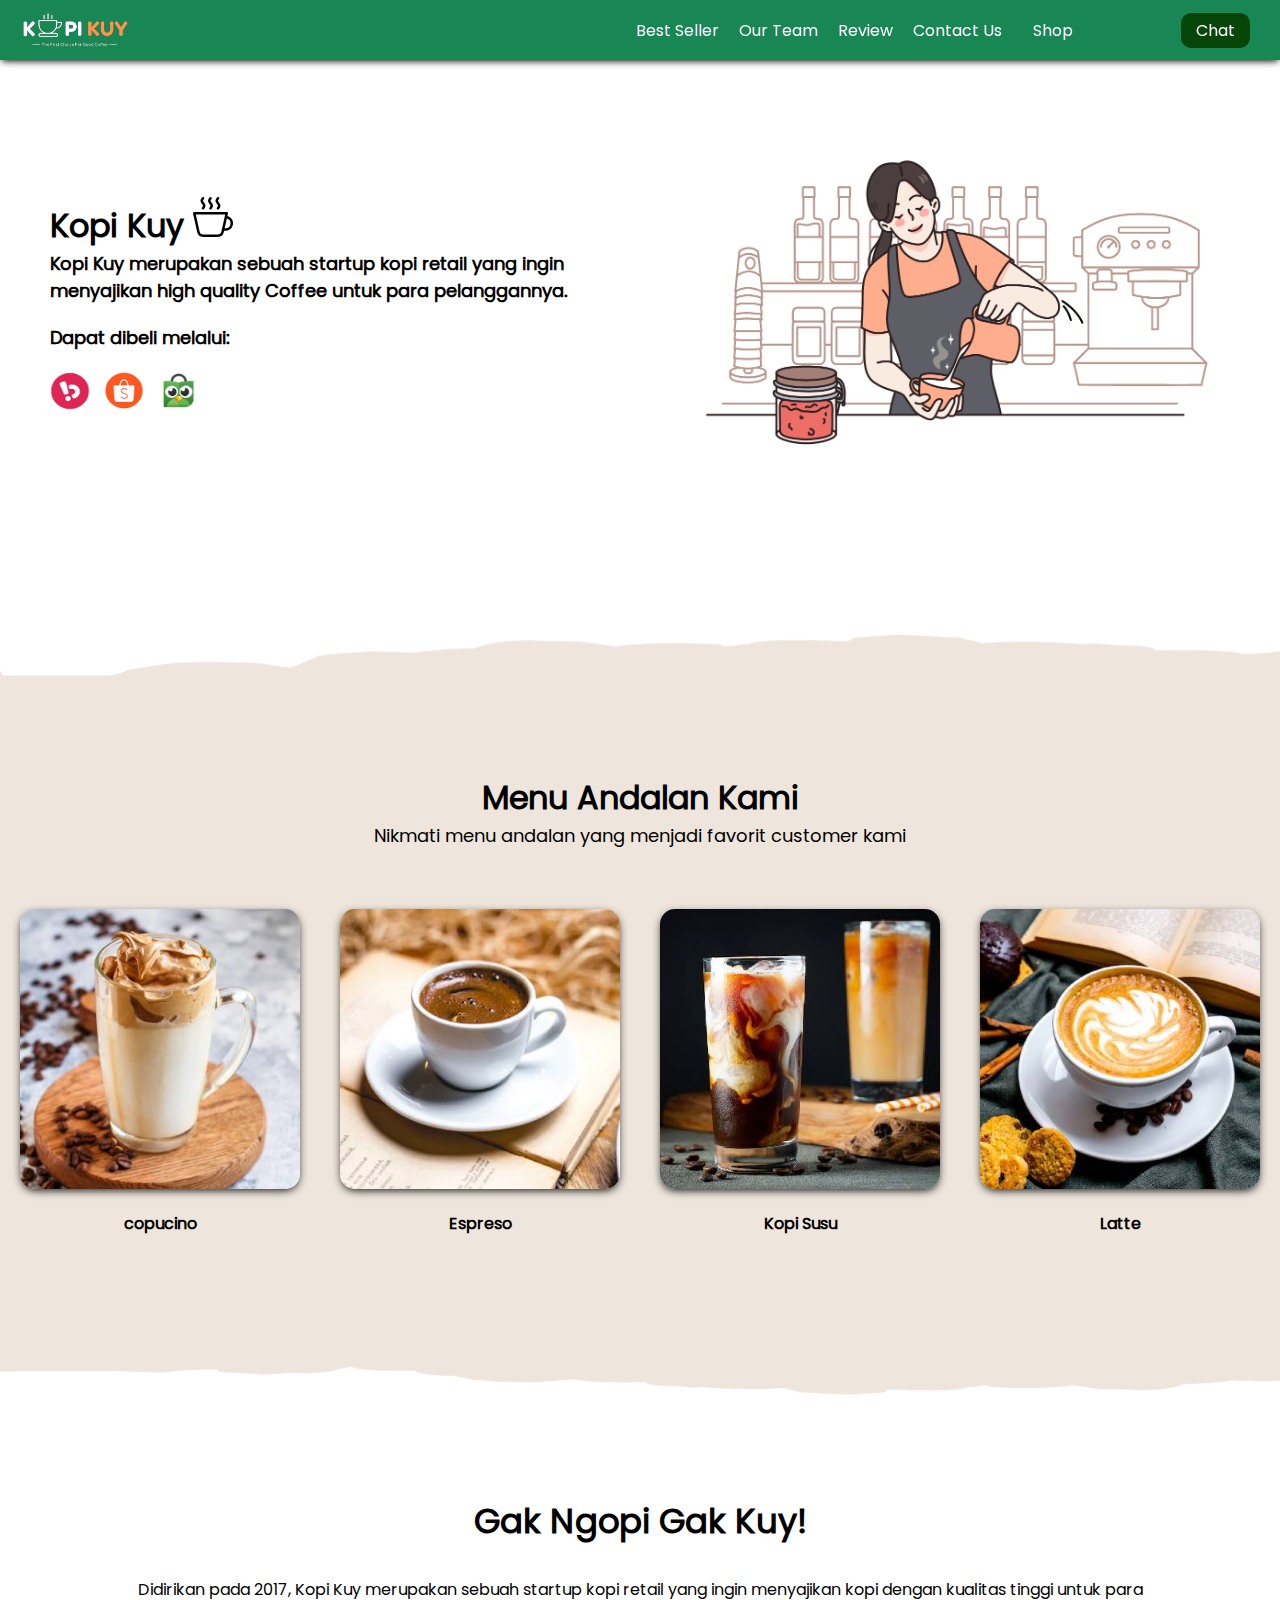
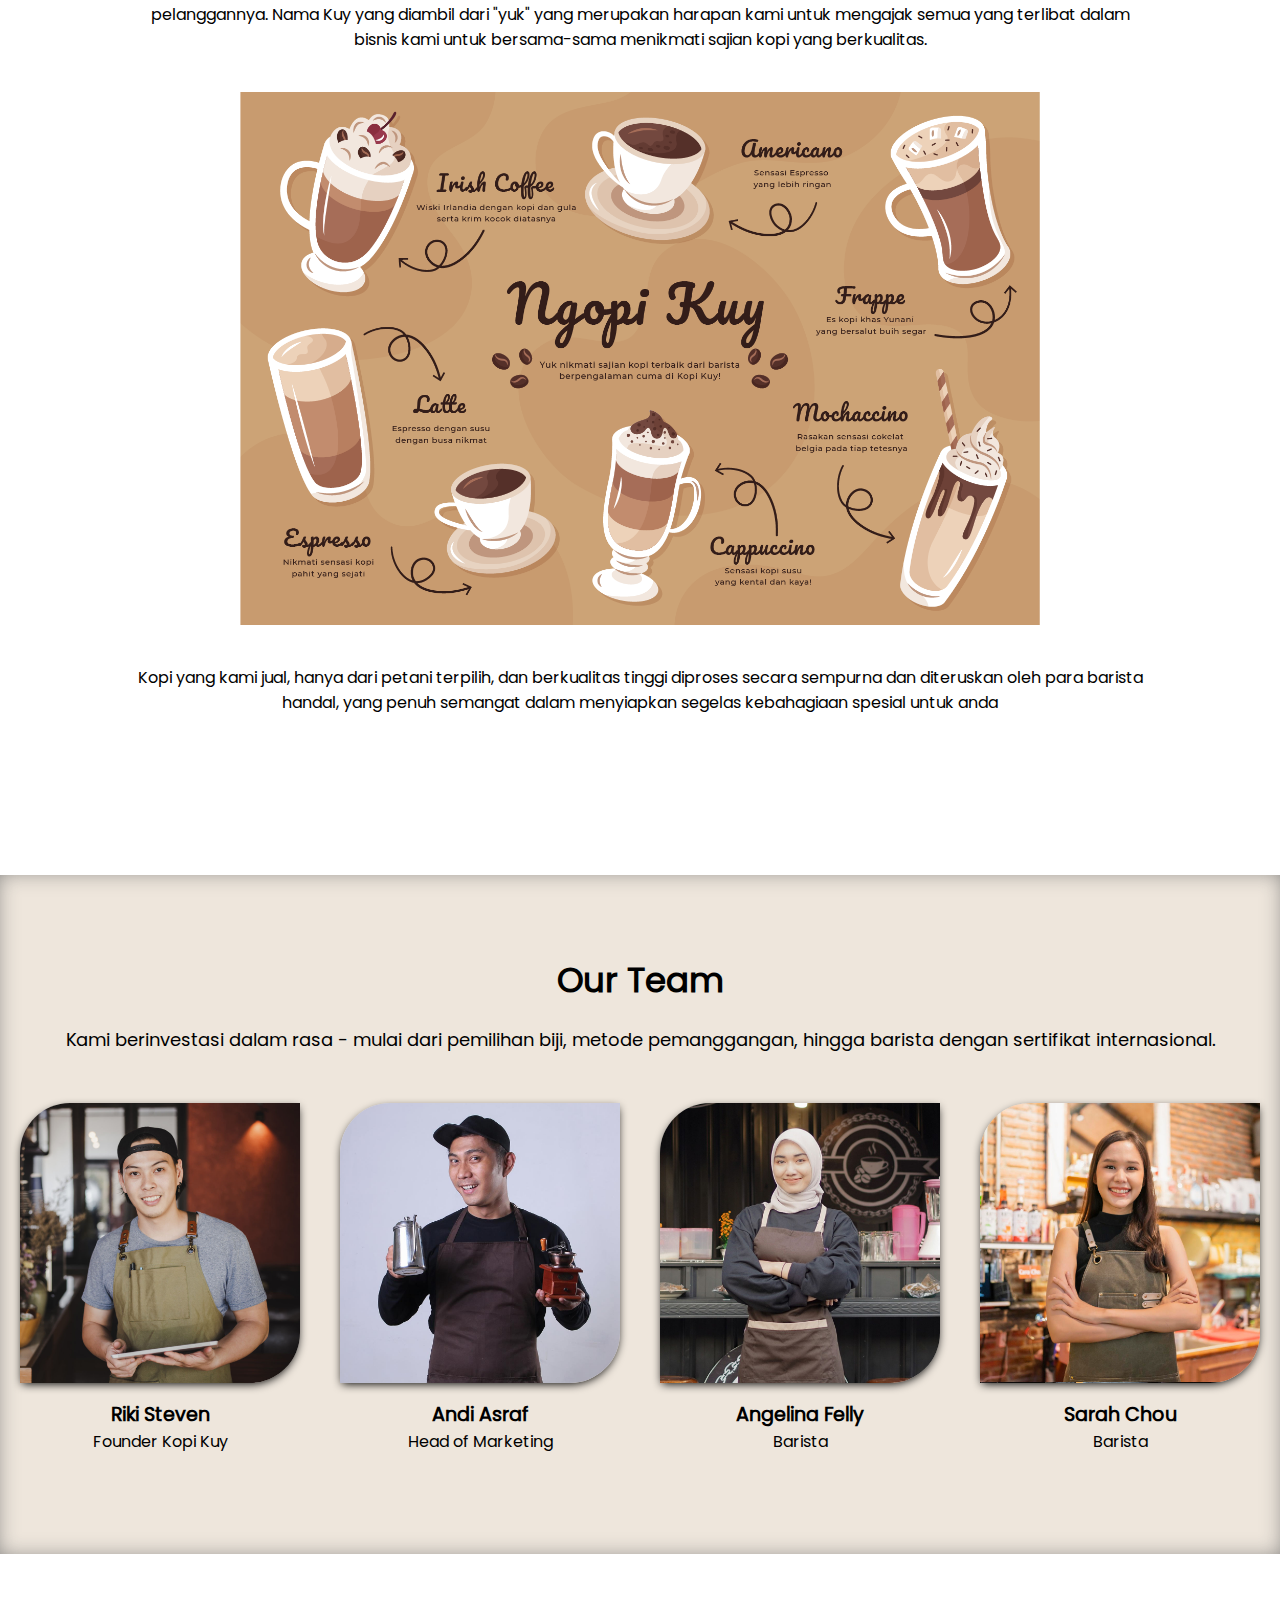
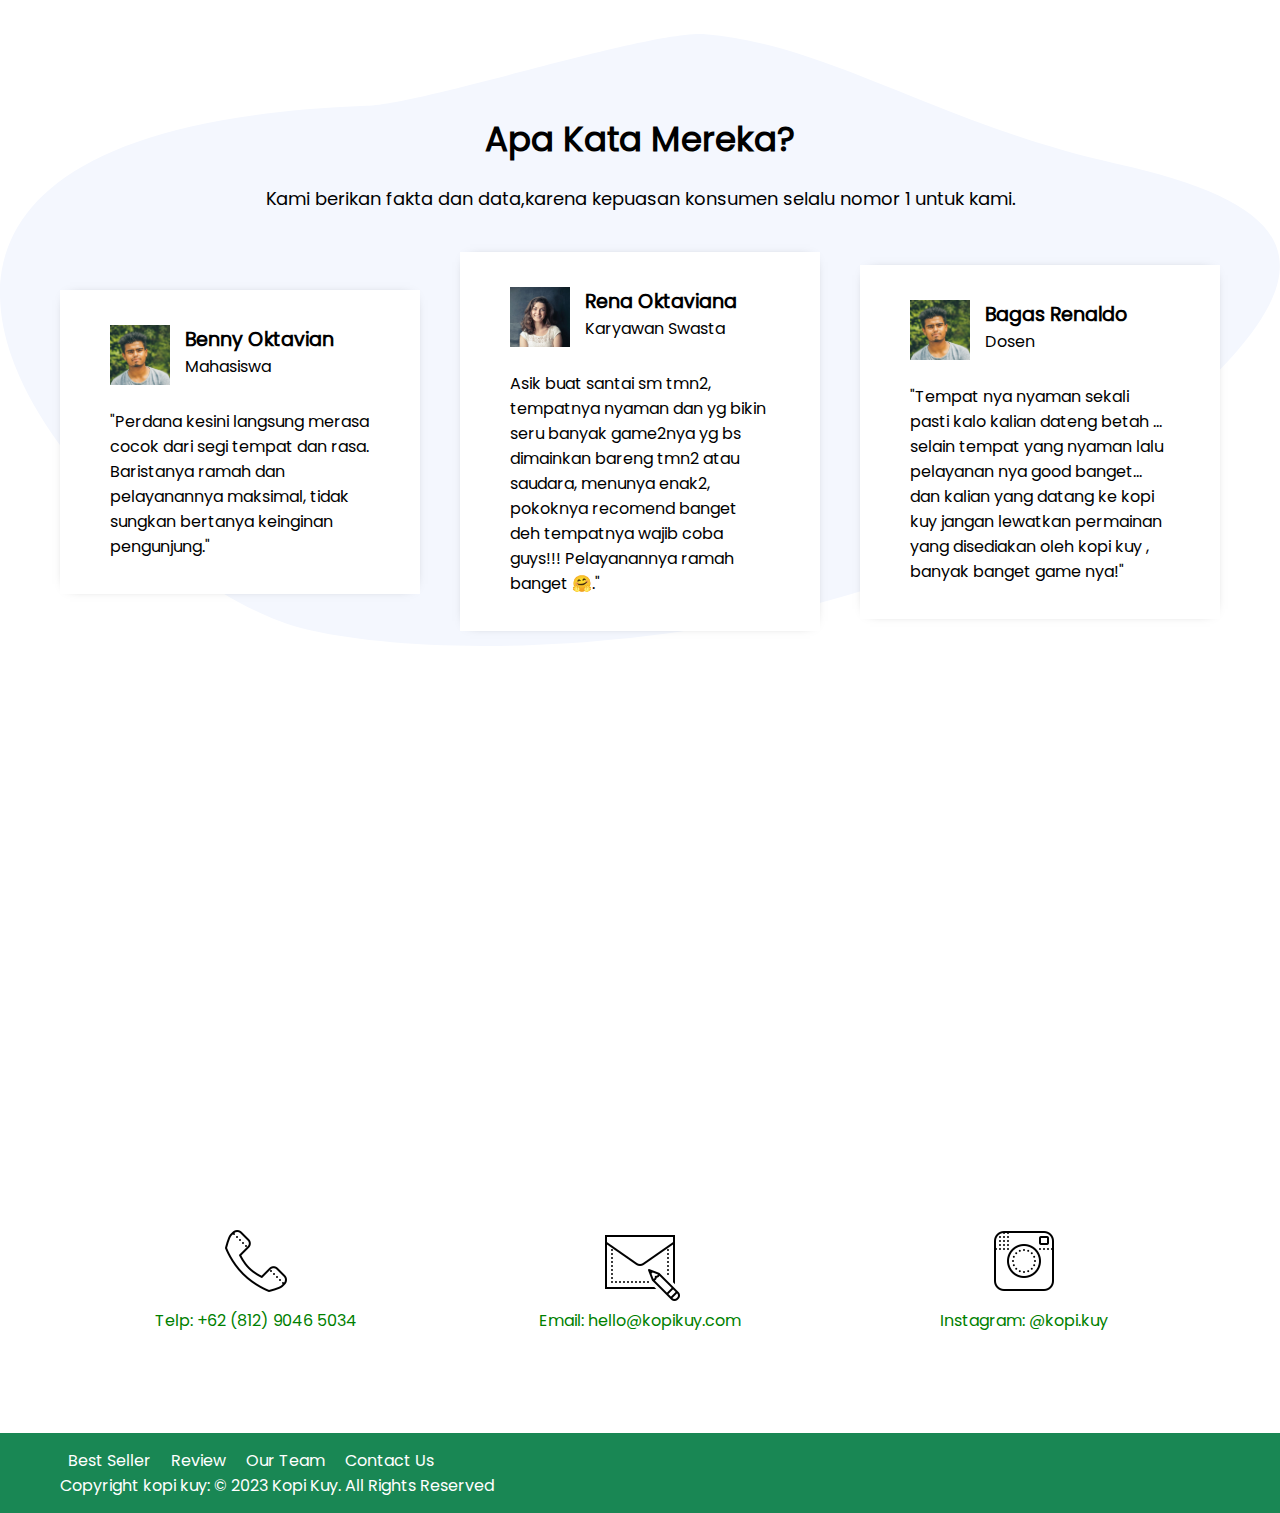
<file: index.html>
<!DOCTYPE html>
<html lang="id">
<head>
    <meta charset="UTF-8">
    <meta http-equiv="X-UA-Compatible" content="IE=edge">
    <meta name="viewport" content="width=device-width, initial-scale=1.0">
    <link rel="shortcut icon" href="images/favicon.ico" type="image/x-icon">
    <title>Website Kopi Kuy</title>
    <link rel="stylesheet" href="css/style.css">

    
</head>

<body>
    <nav>
        <img class="logo" src="images/logo/logo_kuy.png">
        <div class="navigasi">
            <a href="#best-seller" >Best Seller</a>
            <a href="#our-team">Our Team</a>
            <a href="#review">Review</a>
            <a href="#contact-us">Contact Us</a>
        </div>
        <a class="shop" href="produk.html">Shop</a>
        <a class="chat" href="https://wa.me/628993401674?text=Saya ingin bertanya" target="_blank">Chat</a>
    </nav>
<header>
    <div class="kiri">
 <h1>
    Kopi Kuy 
    <img src="images/icon/icon_kopi.svg" alt="">
    <p>
        Kopi Kuy merupakan sebuah startup kopi retail yang ingin menyajikan 
    high quality Coffee untuk para pelanggannya.
    </p>
    <p>
        Dapat dibeli melalui:
    </p>
 </h1>
 <div class="olshop">
    <img src="images/logo/logo_bukalapak.png" alt="">
    <img src="images/logo/logo_shopee.png" alt="">
    <img src="images/logo/logo_tokopedia.png" alt="">
 </div>
    </div>
    <div class="kanan">
<img src="images/header/header1.png" alt="">
    </div>
</header>
    <section class="best-seller" id="best-seller">
        <h1>Menu Andalan Kami</h1>
        <p>Nikmati menu andalan yang menjadi favorit customer kami</p>
        <div class="produk">
            <img src="images/produk/product_capuchino.jpg" alt="">
            <p>copucino</p>
        </div>
        <div class="produk">
            <img src="images/produk/product_espresso.jpg" alt="">
            <p>Espreso</p>
        </div>
     <div class="produk">
        <img src="images/produk/product_kopi_susu.jpg" alt="">
        <p>Kopi Susu</p>
    </div>
    <div class="produk">
        <img src="images/produk/product_latte.jpg" alt="">
        <p>Latte</p>
    </div>
</section>       
<section class="about-us" id="about-us">
    <h2>
        Gak Ngopi Gak Kuy!
    </h2>
    <p>
        Didirikan pada 2017, Kopi Kuy merupakan sebuah startup kopi retail 
        yang ingin menyajikan kopi dengan kualitas tinggi untuk para pelanggannya. 
        Nama Kuy yang diambil dari "yuk" yang merupakan harapan kami untuk mengajak semua 
        yang terlibat dalam bisnis kami untuk bersama-sama menikmati sajian kopi yang berkualitas.
    </p>
    <img src="images/about-us/aset_kopi_jumbo.png" alt="">
    <p>
        Kopi yang kami jual, hanya dari petani terpilih, dan berkualitas tinggi diproses 
        secara sempurna dan diteruskan oleh para barista handal, yang penuh semangat 
        dalam menyiapkan segelas kebahagiaan spesial untuk anda
    
    </p>
</section>
<section class="our-team" id="our-team">
    <h2>
        Our Team
    </h2>
    <p>
        Kami berinvestasi dalam rasa - mulai dari pemilihan biji, metode pemanggangan, 
    hingga barista dengan sertifikat internasional.
    </p>
    <div class="team">
        <img src="images/team/team1.jpg" alt="">
        <h3>
            Riki Steven
        </h3>
        <p>
            Founder Kopi Kuy
        </p>
    </div>
    <div class="team">
        <img src="images/team/team2.jpg" alt="">
        <h3>
            Andi Asraf
        </h3>
        <p>
            Head of Marketing
        </p>
    </div>
    <div class="team">
        <img src="images/team/team3.jpg" alt="">
        <h3>
            Angelina Felly
        </h3>
        <p>
            Barista
        </p>
    </div>
    <div class="team">
        <img src="images/team/team4.jpg" alt="">
        <h3>
            Sarah Chou
        </h3>
        <p>
            Barista
        </p>
    </div>
</section>
<section class="review" id="review">
    <h2>
        Apa Kata Mereka?
    </h2>
    <p>
        Kami berikan fakta dan data,karena kepuasan konsumen selalu nomor 1 untuk kami.
    </p>
    <div class="testimoni">
        <img src="images/customer/customer1.jpg" alt="">
        <div class="profile">
            <h3>
                Benny Oktavian
            </h3>
            <p>Mahasiswa</p>
        </div>
        <p>"Perdana kesini langsung merasa cocok dari segi tempat dan rasa. 
            Baristanya ramah dan pelayanannya maksimal, tidak sungkan bertanya keinginan pengunjung."</p>
    </div>
    <div class="testimoni">
        <img src="images/customer/customer2.jpg" alt="">
        <div class="profile">
            <h3>
                Rena Oktaviana
            </h3>
            <p>Karyawan Swasta</p>
        </div>
        <p>Asik buat santai sm tmn2, tempatnya nyaman dan yg bikin seru banyak game2nya 
            yg bs dimainkan bareng tmn2 atau saudara, menunya enak2, pokoknya recomend 
            banget deh tempatnya wajib coba guys!!! Pelayanannya ramah banget 🤗."</p>
    </div>
    <div class="testimoni">
        <img src="images/customer/customer1.jpg" alt="">
        <div class="profile">
            <h3>
                Bagas Renaldo
            </h3>
            <p>Dosen</p>
        </div>
        <p> "Tempat nya nyaman sekali pasti kalo kalian dateng betah ... 
            selain tempat yang nyaman lalu pelayanan nya good banget... 
            dan kalian yang datang ke kopi kuy jangan lewatkan permainan yang disediakan 
            oleh kopi kuy , banyak banget game nya!"</p>
    </div>
</section>
<section class="contact-us" id="contact-us">
    <iframe src="https://www.google.com/maps/embed?pb=!1m14!1m8!1m3!1d7932.741866032694!2d106.668581!3d-6.214715!3m2!1i1024!2i768!4f13.1!3m3!1m2!1s0x2e69f9912c7f297b%3A0xe5a3a671dae861ab!2sKopi%20kuy!5e0!3m2!1sid!2sid!4v1680617229460!5m2!1sid!2sid"
    allowfullscreen="" loading="lazy" referrerpolicy="no-referrer-when-downgrade"></iframe>
    <div class="kontak">
        <img src="images/icon/icon_phone.png" alt="">
        <p>Telp: +62 (812) 9046 5034</p>
    </div>
    <div class="kontak">
        <img src="images/icon/icon_mail.png" alt="">
        <p>Email: hello@kopikuy.com </p>
    </div>
    <div class="kontak">
        <img src="images/icon/icon_instagram.png" alt="">
        <p>Instagram: @kopi.kuy   </p>
    </div>
</section>
<footer>
    <div class="navigasi">
        <a href="#">Best Seller</a>
        <a href="#">Review</a>
        <a href="#">Our Team</a>
        <a href="#">Contact Us</a>
        <p>Copyright kopi kuy: © 2023 Kopi Kuy. All Rights Reserved</p>
    </div>
</footer>
</body>

</html>
</file>
<file: css/style.css>
/* Kode * di bawah ini untuk mereset tampilan setiap web browser supaya seragam */

* {
   box-sizing: border-box;
   margin: 0;
   padding: 0;
}

html {
   /* scroll-behavior: smooth agar scroll ketika klik pada navigasi menjadi halus */
   scroll-behavior: smooth;
}

/* 
Kode di bawah ini untuk mengatur nav sampai footer agar memiliki tampilan flexibel
selengkapnya akan di bahas di hari ke 3
*/

nav,
header,
section,
footer {
   /* 
      display: flex memiliki pengaturan yang dapat mengatur agar elemen
      di dalamnya memiliki ukuran yang fleksibel
      digunakan saat ada elemen yang isinya lebih dari satu kolom
   */
   display: flex;
   /* 
      align-items: center mengatur elemen di dalamnya rata tengah vertikal
   */
   align-items: center;

   /* 
      justify-content: center mengatur elemen di dalamnya rata tengah horizontal
   */
   justify-content: center;

   /* 
      flex-wrap: wrap mengatur agar jika lebar elemen berlebih, maka elemen
      akan otomatis diletakan di baris baru (tidak dipaksakan di satu baris)
   */
   flex-wrap: wrap;
}



/* 
Kode @font-face untuk menginstall font ke dalam Website 
src adalah untuk lokasi fontnya, font dapat di cari di website https://fonts.google.com/
dengan memberi nama family, maka kita mendaftarkan font tersebut ke dalam website
*/

@font-face {
   src: url(../fonts/poppins.woff2);
   font-family: 'Poppins';
}

body {
   /* 
   mendaftarkan semua teks pada body menjadi family Poppins 
   kenapa pada body? karena elemen body membungkus semua elemen dari nav section sampai footer
   */
   font-family: 'Poppins';
}

/*
Misalnya ada font dari google yang bernama Irish Grover yang berada di:
https://fonts.gstatic.com/s/irishgrover/v23/buExpoi6YtLz2QW7LA4flVgv__RP.woff2

maka bisa coba copy kode berikut untuk menginstall font tadi:

@font-face {
  font-family: 'Irish Grover';
  font-style: normal;
  font-weight: 400;
  src: url(https://fonts.gstatic.com/s/irishgrover/v23/buExpoi6YtLz2QW7LA4flVgv__RP.woff2) format('woff2');
}

Jika kode di atas sudah di copy
Nanti pada element yang ingin menggunakan font Irish Grover Tadi, tinggal diganti font-familynya
misal mau mengganti h1 dan h2 maka kodenya sebagai berikut:

h1,h2 {
   font-family: 'Irish Grover';
}

*/


a {
   /* menghilangkan garis bawah pada link */
   text-decoration: none;

   /* 
   color: adalah untuk mengganti warna tulisan.
   color:unset digunakan pada a untuk menghilangkan warna bawaan pada link (biasanya warna biru) 
   */
   color: unset;
}

h2 {
   /* mengatur ukuran huruf ke 34 pixel */
   font-size: 34px;
}

h3 {
   /* mengatur ukuran huruf ke 1.2rem */
   font-size: 1.2rem;
}

h1,
h2,
h3 {
   /* mengatur tebal huruf bisa bold, normal*/
   font-weight: bold;
}

img {
   /* 
      kode max-width artinya lebar maksimal
      mengatur agar semua elemen img memiliki lebar maksimal 100% agar
      besar gambar tidak melebihi layar ataupun elemen pembungkus
   */
   max-width: 100%;
}

/* Navigasi */

nav {
   /* 
   background-color mengatur warna latar belakang 
   untuk pengguna hp, pergantian warna tidak bisa seperti vs code
   hanya dapat menggunakan warna bahasa inggris seperti: red, green, brown, purple dsb
   untuk pengguna vscode silahkan arahkan mouse ke kotak warna di bawah
   untuk mengganti warna sesuai keinginan
   */
   background-color: #198754;

   /* box-shadow membuat efek bayangan */
   box-shadow: 0 3px 7px -2px #000;

   /* width mengatur lebar elemen. 100% agar lebarnya full dari kiri sampai kanan layar */
   width: 100%;

   /* 
   padding digunakan untuk memberi jarak ke dalam. 
   efeknya bila digunakan pada elemen yang memiliki warna latar akan membuat elemen tersebut 'gemuk'
   padding-top artinya jarak ke atas, nilai padding dapat berupa
   padding-top, padding-bottom, padding-left, padding-right
   */
   padding-top: 10px;
   padding-bottom: 10px;

   /* 
   position mengatur posisi elemen, position:fixed supaya elemen nav akan ikut menempel di atas layar
   saat kita scroll ke bawah. Jika ingin navigasi gak nempel, bisa menggunakan position:static;
   */
   position: fixed;

   /* Nilai z-index semakin besar, maka elemen akan semakin di depan */
   z-index: 500;
}

img.logo {
   /* height mengatur tinggi elemen */
   height: 40px;
   /* penjelasan margin mirip dengan padding, fungsinya untuk memberi jarak pada elemen */
   margin-left: 20px;
}

div.navigasi {
   margin-left: auto;
   margin-right: 15px;
}

nav a {
   color: #fff;
   padding-left: 8px;
   padding-right: 8px;
}

a.shop {
   margin-right: 100px;
}

a.chat {
   margin-right: 30px;
   background-color: rgb(8, 69, 8);
   color: #fff;
   padding-top: 5px;
   padding-right: 15px;
   padding-bottom: 5px;
   padding-left: 15px;
   border-radius: 10px;
}


/* 
   PERHATIKAN bahwa dalam mengatur elemen, nama elemen langsung ditulis
   sedangkan untuk mengatur class, dibutuhkan tanda titik (.) terlebih dulu
   img {} berarti seluruh elemen dengan tag img (<img src="....">), 
   sedangkan .img artinya hanya elemen dengan class img (<img class="img" src="...">) 
*/


/* HEADER */


header,
section {
   /*
    padding mengatur jarak ke dalam
    pada padding dan margin ditambahkan top / right / bottom / top 
    untuk mengatur jarak masing-masing 
   */
   padding-top: 80px;
   padding-bottom: 80px;

   /* margin mengatur jarak ke luar */
   margin-bottom: 80px;
}

/* penulisan CSS dapat digabung dengan beberapa elemen */
header div.kiri,
header div.kanan {
   /* width mengatur lebar elemen. 50% artinya setengah ukuran elemen pembungkus */
   width: 50%;
   padding: 50px;
}

header h1 {
   margin-bottom: 20px;
}

header p {
   /* font-size digunakan untuk mengatur ukuran huruf */
   font-size: 18px;
   margin-bottom: 20px;
}

div.olshop img {
   width: 40px;
   /* aspect-ratio:1 agar tinggi menyesuaikan width */
   aspect-ratio: 1;
   margin-right: 10px;
}

/* Best Seller */

section.best-seller {
   position: relative;

   /* background-color mengatur warna latar belakang elemen */
   background-color: #EEE6DC;

   /* text-align mengatur rata tulisan, bisa bernilai: left, right, center, justify */
   text-align: center;
}

/* 
terkait position, after, dan before memerlukan pemahaman mendalam
terkait layout pada CSS untuk dapat memahami secara penuh 
*/

section.best-seller::before,
section.best-seller::after {
   position: absolute;
   content: "";
   width: 100%;
   height: 76px;

   /* background-image untuk menambahkan gambar sebagai background */
   background-image: url(../images/background/garis-atas.png);

   /*background-size agar gambar latar menyesuaikan tinggi / lebar elemen */
   background-size: cover;

   top: -60px;
   left: 0;
}

section.best-seller::after {
   height: 60px;
   background-image: url(../images/background/garis-bawah.png);
   top: unset;
   bottom: -60px;
}

section.best-seller h2 {
   margin-bottom: 20px;
   width: 100%;
}

/* 
Penulisan section.best-seller > p berarti mengatur elemen p yang langsung
di bungkus oleh elemen <section class="best-seller">
aturan ini tidak berlaku untuk elemen <p> yang ada di dalam <div class="produk">
*/

section.best-seller>p {
   font-size: 18px;
   margin-bottom: 40px;
   width: 100%;
}

div.produk {
   /* 
      Penulisan padding dan margin seperti padding:20px ini penulisan singkat 
      yang berarti top, right, bottom, left nilainya sama, yaitu 20px 
   */
   padding: 20px;
   width: 25%;
}

div.produk img {
   /* transition membuat animasi transisi dari perubahan style, 0.3s berarti 0.3 detik */
   transition: all 0.3s ease;

   /* border-radius  Membuat sudut membulat */
   border-radius: 15px;

   /* box-shadow membuat efek bayangan */
   box-shadow: 0 3px 10px -2px #000;
}

/*

kode div.produk img:hover akan dijalankan saat mouse ada di atas elemen <img> yang ada
di dalam <div class="produk"> 
karena ada efek transition pada div.produk img 
maka akan menghasilkan efek animasi yang smooth

*/
div.produk img:hover {

   /* membuat transformasi, bisa berupa scale(1.05), rotate(180deg), translateY(-50px), dsb */
   transform: scale(0.9);
   border-radius: 50%;
}

div.produk p {
   margin-top: 15px;
   font-weight: bold;
}



/* About US */

section.about-us {
   /* max-width: 80%; mengatur lebar maksimal elemen tidak boleh melebihi 80% layar */
   max-width: 80%;

   /* margin-left dan margin-right auto akan membuat posisi elemen berada di tengah */
   margin-left: auto;
   margin-right: auto;
   text-align: center;
}

section.about-us h2 {
   margin-bottom: 30px;
   width: 100%;
}

section.about-us img {
   /* 
      Penulisan width: 800px dan max-width: 100% mengatur agar
      elemen memiliki lebar 800px namun tidak boleh melebihi 100% ukuran layar
   */
   width: 800px;
   max-width: 100%;
   margin: auto;
}

/*
section.about-us p:nth-child(2) berarti mengatur elemen ke 2 dengan jenis <p>
yang ada di dalam <section class="about-us">
*/

section.about-us p:nth-child(2) {
   margin-bottom: 40px;
}

section.about-us p:nth-child(4) {
   margin-top: 40px;
}


/* OUR TEAM */

section.our-team {
   background-color: #EEE6DC;
   box-shadow: inset 0px 0px 23px -6px #707070;
   text-align: center;
}

section.our-team h2 {
   margin-bottom: 20px;
   width: 100%;
}

section.our-team>p {
   margin-bottom: 30px;
   font-size: 18px;
   width: 800px;
   max-width: 90%;
   margin-left: auto;
   margin-right: auto;
   width: 100%;
}

div.team {
   width: 25%;
   padding: 20px;
}

div.team img {
   width: 100%;
   aspect-ratio: 1/1;
   object-fit: cover;
   box-shadow: 0 3px 10px -2px #000;
   border-radius: 50px 0px 50px 0px;
   margin-bottom: 10px;
}


/* REVIEW */

section.review {
   background-image: url(../images/background/bg-review.svg);
   /* 
      background-size: contain;
      membuat gambar latar belakang tidak terpotong
   */
   background-size: contain;

   /* 
      background-repeat: no-repeat;
      membuat gambar latar belakang tidak diulang (duplikat)
   */
   background-repeat: no-repeat;
   padding-left: 40px;
   padding-right: 40px;
   justify-content: space-around;
   /* align-items: stretch; membuat tinggi elemen di dalam .review .baris seragam */
   text-align: center;
}

section.review h2 {
   margin-bottom: 20px;
   width: 100%;
}

section.review>p {
   margin-bottom: 40px;
   font-size: 18px;
   width: 100%;
}

div.testimoni {
   width: 30%;
   display: flex;
   flex-wrap: wrap;
   padding: 35px 50px;
   box-shadow: 0px 0px 12px -10px #000;
   background-color: #fff;
}

div.testimoni img {
   width: 60px;
   height: 60px;
   margin-right: 15px;
   object-fit: cover;
}

div.profile {
   text-align: left;
   display: block;
   margin-bottom: 30px;
   width: calc(100% - 75px);
}

div.profile p {
   width: 100%;
   text-align: left;
}

div.testimoni>p {
   width: 100%;
   text-align: left;
}


/* CONTACT US */
section.contact-us {
   margin-bottom: 20px;
}

section.contact-us iframe {
   width: 100%;
   height: 300px;
   border: 0;
}

div.kontak {
   width: 30%;
   /* color mengatur warna tulisan */
   color: green;
   text-align: center;
   margin-top: 50px;
}


/* FOOTER */

footer {
   background-color: #198754;
   padding-top: 15px;
   padding-bottom: 15px;
   color: #fff;
   padding-right: 40px;
   padding-left: 40px;
}

footer div.navigasi {
   margin-left: 20px;
   margin-right: auto;
}

footer div.navigasi a {
   padding: 8px;
}

/* UNTUK kode RESPONSIF hari ke 3 tulis DI BAWAH sini */
@media (max-width:600px) {
   .navigasi {
      display: none;
   }

   a.shop {
      margin-right: 10px;
      margin-left: auto;
   }

   header div.kiri,
   header div.kanan {
      width: 100%;
      padding: 20px;
      text-align: center;
   }

   div.produk,
   div.team,
   div.kontak {
      width: 50%;
   }

   div.testimoni {
      width: 100%;
      margin-bottom: 20px;
   }
}


/* Kode CSS Selesai di sini */
</file>
